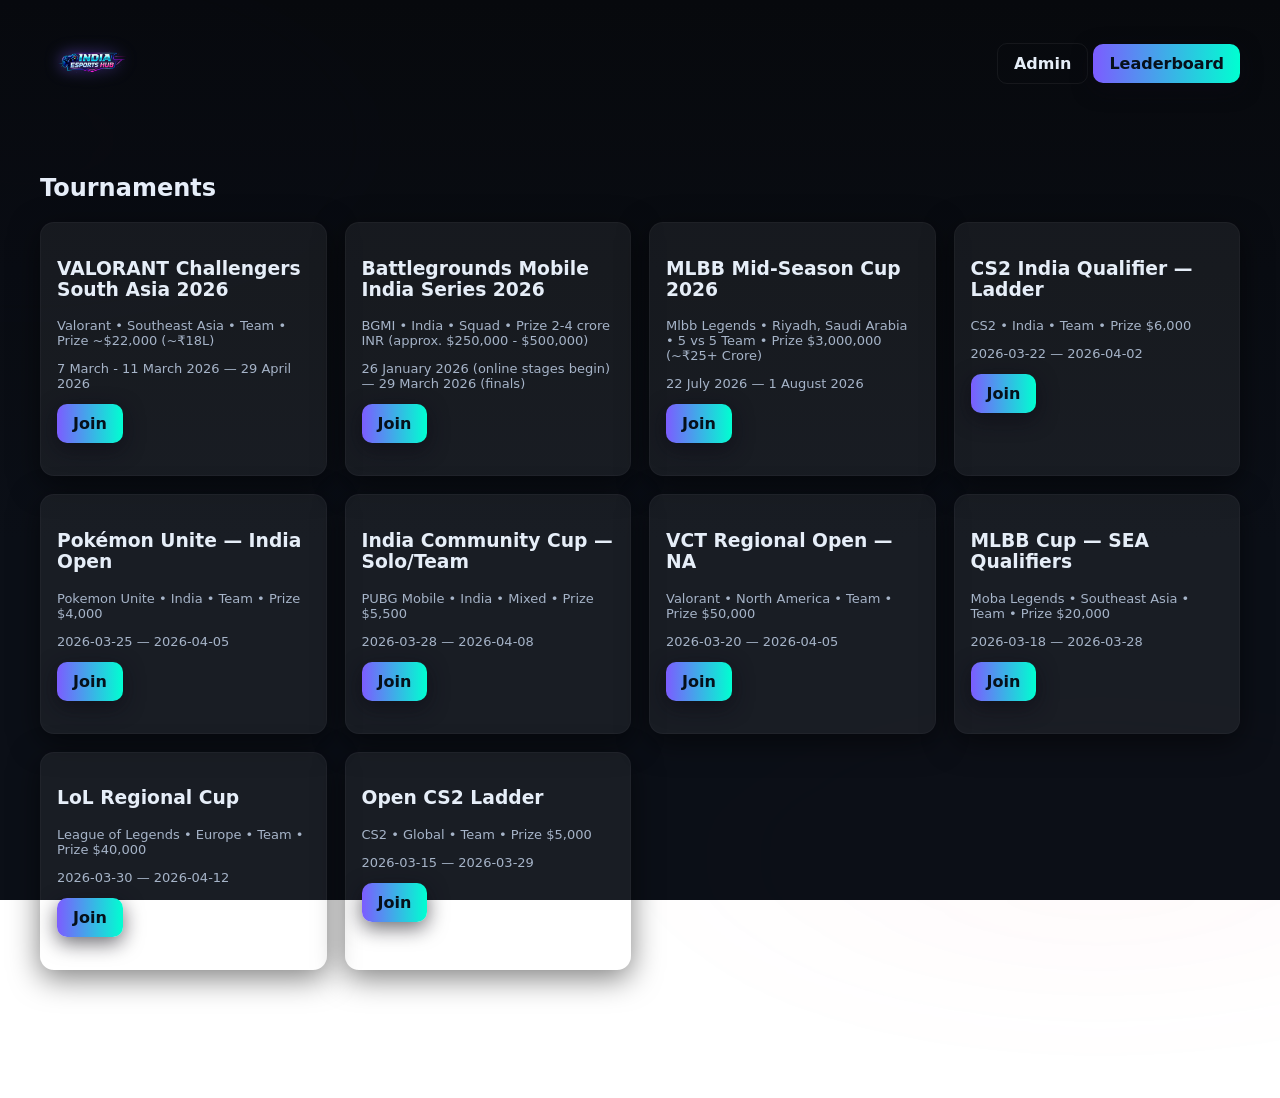
<file: frontend/public/dashboard.html>
<!doctype html>
<html lang="en">
<head>
  <meta charset="utf-8" />
  <meta name="viewport" content="width=device-width,initial-scale=1" />
  <title>Esports Platform — Tournaments</title>
  <link rel="stylesheet" href="css/style.css" />
</head>
<body class="bg-dashboard bg-overlay-noise">
  <header class="container site-header">
    <a href="index.html" class="site-logo">
<img src="images/IEH pic.png" alt="India Esports Hub" class="logo-img">
</a>
    <nav>
      <a class="btn ghost" href="admin.html">Admin</a>
      <a class="btn" href="leaderboard.html">Leaderboard</a>
    </nav>
  </header>

  <main class="container main-pad">
    <h2>Tournaments</h2>
    <div id="tournaments" class="grid-tournaments" aria-live="polite">
      <!-- Tournament cards are loaded dynamically from data/tournaments.json -->
    </div>
  </main>

  <div class="particles" id="particles"></div>
  <script src="js/dashboard.js" defer></script>
</body>
</html>
</file>
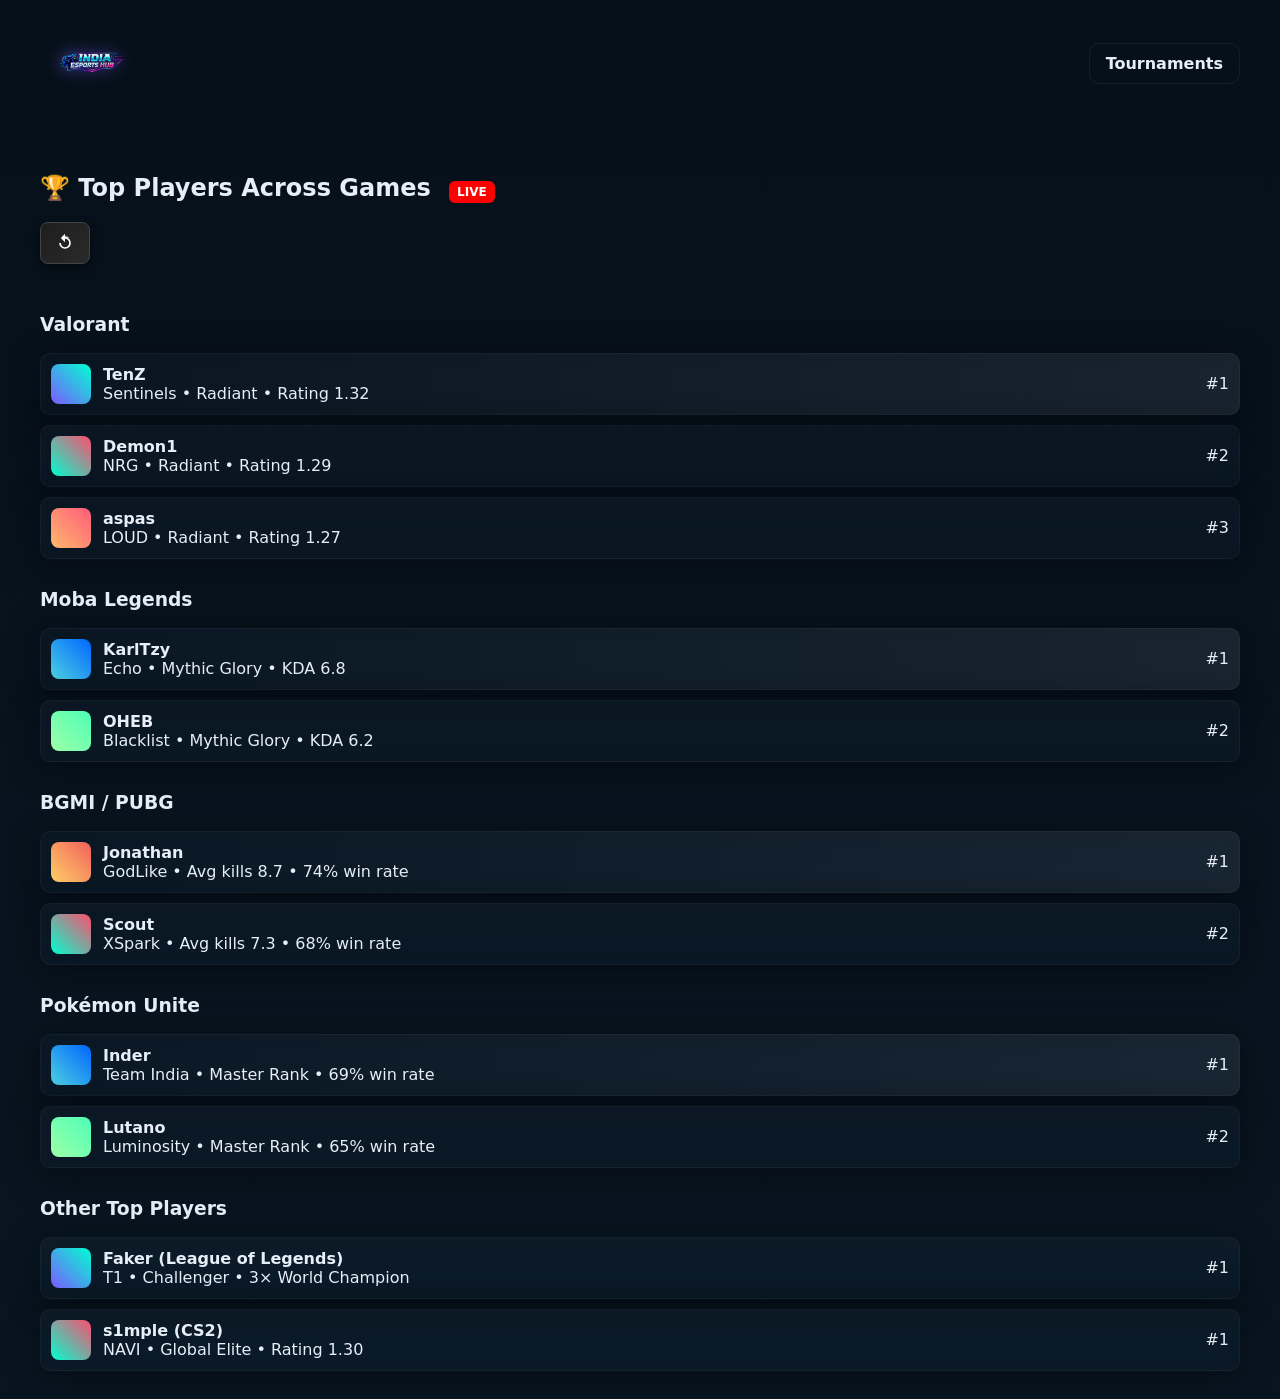
<file: frontend/public/leaderboard.html>
<!doctype html>
<html lang="en">

<head>

<meta charset="utf-8"/>
<meta name="viewport" content="width=device-width,initial-scale=1"/>

<title>Esports Platform — Leaderboard</title>

<link rel="stylesheet" href="css/style.css"/>

</head>


<body class="bg-leaderboard bg-overlay-noise">


<header class="container site-header">
  
<a href="index.html" class="site-logo">
<img src="images/IEH pic.png" alt="India Esports Hub" class="logo-img">
</a>

<nav>
<a class="btn ghost" href="dashboard.html">Tournaments</a>
</nav>

</header>


<main class="container main-pad">


<h2>
🏆 Top Players Across Games
<span class="live-indicator">LIVE</span>
</h2>


<button class="refresh-btn" onclick="refreshLeaderboard()">

<svg class="refresh-icon" viewBox="0 0 24 24">
<path d="M17.65 6.35A7.95 7.95 0 0012 4V1L7 6l5 5V7a5 5 0 11-5 5H5a7 7 0 107.75-6.93z"/>
</svg>

</button>


<!-- Valorant -->

<section class="section-game">

<h3>Valorant</h3>

<div class="players-list">

<div class="leader-row leaderboard-card shimmer">
<div class="avatar-sm avatar-g1"></div>
<div class="flex-1">
<strong>TenZ</strong>
<div class="meta">Sentinels • Radiant • Rating 1.32</div>
</div>
<div class="meta">#1</div>
</div>

<div class="leader-row leaderboard-card">
<div class="avatar-sm avatar-g2"></div>
<div class="flex-1">
<strong>Demon1</strong>
<div class="meta">NRG • Radiant • Rating 1.29</div>
</div>
<div class="meta">#2</div>
</div>

<div class="leader-row leaderboard-card">
<div class="avatar-sm avatar-g3"></div>
<div class="flex-1">
<strong>aspas</strong>
<div class="meta">LOUD • Radiant • Rating 1.27</div>
</div>
<div class="meta">#3</div>
</div>

</div>

</section>



<!-- Moba Legends -->

<section class="section-game">

<h3>Moba Legends</h3>

<div class="players-list">

<div class="leader-row leaderboard-card shimmer">
<div class="avatar-sm avatar-g4"></div>
<div class="flex-1">
<strong>KarlTzy</strong>
<div class="meta">Echo • Mythic Glory • KDA 6.8</div>
</div>
<div class="meta">#1</div>
</div>

<div class="leader-row leaderboard-card">
<div class="avatar-sm avatar-g5"></div>
<div class="flex-1">
<strong>OHEB</strong>
<div class="meta">Blacklist • Mythic Glory • KDA 6.2</div>
</div>
<div class="meta">#2</div>
</div>

</div>

</section>



<!-- BGMI -->

<section class="section-game">

<h3>BGMI / PUBG </h3>

<div class="players-list">

<div class="leader-row leaderboard-card shimmer">
<div class="avatar-sm avatar-g6"></div>
<div class="flex-1">
<strong>Jonathan</strong>
<div class="meta">GodLike • Avg kills 8.7 • 74% win rate</div>
</div>
<div class="meta">#1</div>
</div>

<div class="leader-row leaderboard-card">
<div class="avatar-sm avatar-g2"></div>
<div class="flex-1">
<strong>Scout</strong>
<div class="meta">XSpark • Avg kills 7.3 • 68% win rate</div>
</div>
<div class="meta">#2</div>
</div>

</div>

</section>



<!-- Pokemon Unite -->

<section class="section-game">

<h3>Pokémon Unite</h3>

<div class="players-list">

<div class="leader-row leaderboard-card shimmer">
<div class="avatar-sm avatar-g4"></div>
<div class="flex-1">
<strong>Inder</strong>
<div class="meta">Team India • Master Rank • 69% win rate</div>
</div>
<div class="meta">#1</div>
</div>

<div class="leader-row leaderboard-card">
<div class="avatar-sm avatar-g5"></div>
<div class="flex-1">
<strong>Lutano</strong>
<div class="meta">Luminosity • Master Rank • 65% win rate</div>
</div>
<div class="meta">#2</div>
</div>

</div>

</section>



<!-- Other Games -->

<section class="section-game">

<h3>Other Top Players</h3>

<div class="players-list">

<div class="leader-row leaderboard-card">
<div class="avatar-sm avatar-g1"></div>
<div class="flex-1">
<strong>Faker (League of Legends)</strong>
<div class="meta">T1 • Challenger • 3× World Champion</div>
</div>
<div class="meta">#1</div>
</div>

<div class="leader-row leaderboard-card">
<div class="avatar-sm avatar-g2"></div>
<div class="flex-1">
<strong>s1mple (CS2)</strong>
<div class="meta">NAVI • Global Elite • Rating 1.30</div>
</div>
<div class="meta">#1</div>
</div>

</div>

</section>


</main>


<script src="js/leaderboard.js" defer></script>

</body>
</html>
</file>
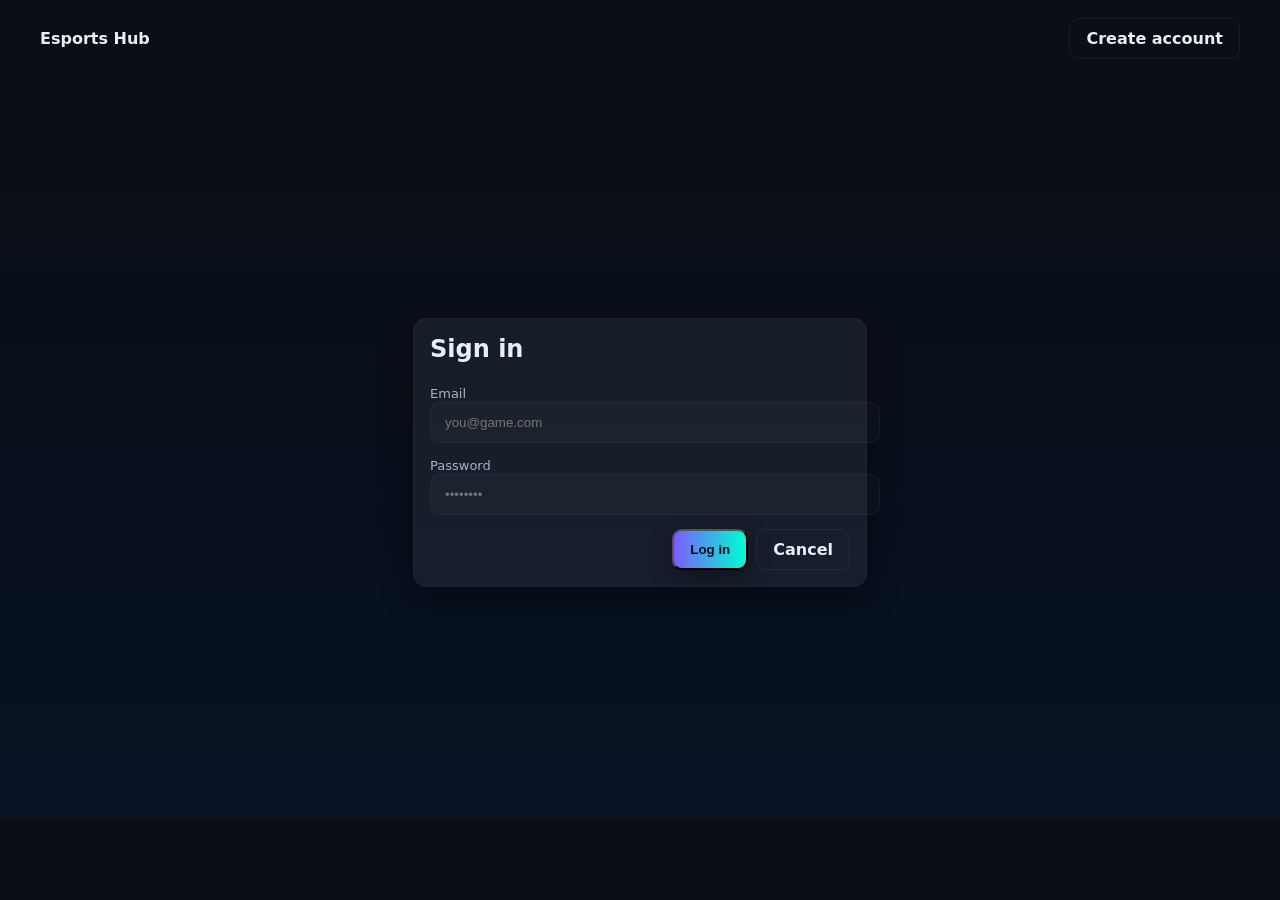
<file: frontend/public/login.html>
<!doctype html>
<html lang="en">
<head>
  <meta charset="utf-8" />
  <meta name="viewport" content="width=device-width,initial-scale=1" />
  <title>Esports Platform — Login</title>
  <link rel="stylesheet" href="css/style.css" />
</head>
<body class="bg-login bg-overlay-noise">
  <header class="container center" style="justify-content:space-between; padding-top:18px;">
    <a href="index.html" class="logo" style="font-weight:800; color:var(--text); text-decoration:none">Esports Hub</a>
    <nav>
      <a class="btn ghost" href="signup.html">Create account</a>
    </nav>
  </header>

  <main class="container center" style="min-height:75vh">
    <form class="card" style="width:420px; max-width:92%;" aria-label="Login form">
      <h2 style="margin-top:0">Sign in</h2>
      <label class="meta">Email
        <input type="email" class="input" placeholder="you@game.com" required />
      </label>
      <div style="height:12px"></div>
      <label class="meta">Password
        <input type="password" class="input" placeholder="••••••••" required />
      </label>
      <div style="margin-top:14px; display:flex; gap:8px; justify-content:flex-end;">
        <button class="btn" type="submit">Log in</button>
        <a class="btn ghost" href="index.html">Cancel</a>
      </div>
    </form>
  </main>

  <script src="js/login.js" defer></script>
</body>
</html>
</file>
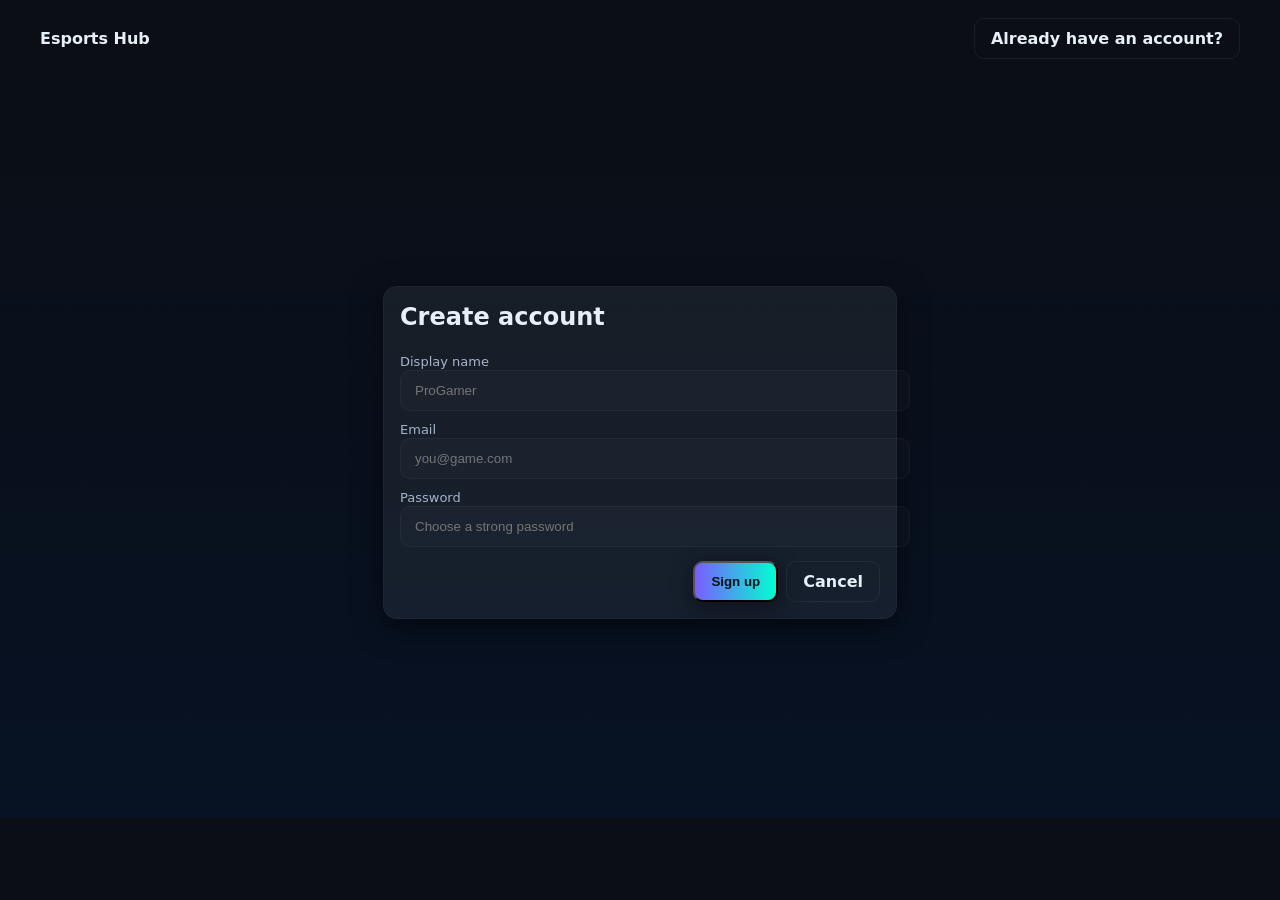
<file: frontend/public/signup.html>
<!doctype html>
<html lang="en">
<head>
  <meta charset="utf-8" />
  <meta name="viewport" content="width=device-width,initial-scale=1" />
  <title>Esports Platform — Sign up</title>
  <link rel="stylesheet" href="css/style.css" />
</head>
<body class="bg-signup bg-overlay-noise">
  <header class="container center" style="justify-content:space-between; padding-top:18px;">
    <a href="index.html" class="logo" style="font-weight:800; color:var(--text); text-decoration:none">Esports Hub</a>
    <nav>
      <a class="btn ghost" href="login.html">Already have an account?</a>
    </nav>
  </header>

  <main class="container center" style="min-height:75vh">
    <form class="card" style="width:480px; max-width:96%;" aria-label="Signup form">
      <h2 style="margin-top:0">Create account</h2>
      <label class="meta">Display name
        <input class="input" placeholder="ProGamer" required />
      </label>
      <div style="height:8px"></div>
      <label class="meta">Email
        <input type="email" class="input" placeholder="you@game.com" required />
      </label>
      <div style="height:8px"></div>
      <label class="meta">Password
        <input type="password" class="input" placeholder="Choose a strong password" required />
      </label>
      <div style="margin-top:14px; display:flex; gap:8px; justify-content:flex-end;">
        <button class="btn" type="submit">Sign up</button>
        <a class="btn ghost" href="index.html">Cancel</a>
      </div>
    </form>
  </main>

  <script src="js/signup.js" defer></script>
</body>
</html>
</file>
<file: frontend/public/css/style.css>
/* esports-platform theme stylesheet
   Usage: add one of the page background classes to <body>:
     <body class="bg-home">  (index.html)
     <body class="bg-login"> (login.html)
     <body class="bg-signup"> (signup.html)
     <body class="bg-dashboard"> (dashboard.html)
     <body class="bg-leaderboard"> (leaderboard.html)
     <body class="bg-admin"> (admin.html)

   File provides animated gradients, noise overlay, subtle particles, card animations,
   button glows, and utility animations (fade, slide, shimmer).
*/
:root{
  --bg-900: #0b0f17;
  --bg-800: #0f1722;
  --accent-1: #7c5cff; /* purple */
  --accent-2: #00ffd1; /* teal */
  --accent-3: #ff4d6d; /* pink */
  --glass: rgba(255,255,255,0.06);
  --glass-2: rgba(255,255,255,0.03);
  --text: #e6eef8;
  --muted: #a6b4c8;
}

/* Base page */
html, body{
width:100%;
overflow-x:hidden;
}
body{
  margin:0;
  font-family: Inter, Roboto, system-ui, -apple-system, 'Segoe UI', 'Helvetica Neue', Arial;
  color:var(--text);
  background:var(--bg-900);
  -webkit-font-smoothing:antialiased;
  -moz-osx-font-smoothing:grayscale;
  overflow-x:hidden;
}

/* Reusable overlays */
.bg-overlay-noise::before{
  /* soft repeating noise SVG data-URI to add subtle film grain */
  content:'';
  position:fixed; inset:0; pointer-events:none; z-index:9999;
  background-image: url("data:image/svg+xml;utf8,<svg xmlns='http://www.w3.org/2000/svg' width='200' height='200' opacity='0.02'><filter id='n'><feTurbulence baseFrequency='0.9' numOctaves='2' stitchTiles='stitch'/><feColorMatrix type='saturate' values='0'/></filter><rect width='100%' height='100%' filter='url(%23n)' opacity='0.5' /></svg>");
  opacity:0.6; mix-blend-mode:overlay;
}

/* Animated gradient background used across pages */
@keyframes gradientShift{
  0%{background-position:0% 50%}
  50%{background-position:100% 50%}
  100%{background-position:0% 50%}
}

/* Home: 3D space / neon galaxy vibe */
.bg-home{
  background: linear-gradient(120deg, #071124 0%, #0b1020 30%, #071224 60%, #05060b 100%);
  background-size: 300% 300%;
  animation: gradientShift 18s ease-in-out infinite;
  position:relative;
  overflow:visible; /* allow page scrolling */
}

/* Moving starfield using pseudo elements */
.bg-home::before, .bg-home::after{
  content:''; position:absolute; inset:0; z-index:0; pointer-events:none;
}
.bg-home::before{
  background-image: radial-gradient(2px 2px at 10% 20%, rgba(255,255,255,0.9), transparent),
                    radial-gradient(1.5px 1.5px at 30% 70%, rgba(255,255,255,0.7), transparent),
                    radial-gradient(1px 1px at 80% 40%, rgba(255,255,255,0.6), transparent);
  background-repeat: repeat; background-size: 100px 100px;
  opacity:0.9; transform:translateZ(0);
  animation: starDrift 60s linear infinite;
}
@keyframes starDrift{
  from{transform:translateY(0) scale(1)}
  to{transform:translateY(-1200px) scale(1.05)}
}
.bg-home::after{
  background: radial-gradient(600px 200px at 20% 10%, rgba(124,92,255,0.06), transparent),
              radial-gradient(500px 200px at 80% 90%, rgba(0,255,209,0.05), transparent);
  mix-blend-mode:screen; opacity:0.9;
}

/* India-themed overlay for homepage: tricolor waves (saffron, white, green) */
.bg-home.bg-india::after{
  content:''; position:absolute; inset:0; z-index:0; pointer-events:none;
  background-image: url("data:image/svg+xml;utf8,<svg xmlns='http://www.w3.org/2000/svg' viewBox='0 0 1200 800'><rect width='1200' height='800' fill='none'/><g fill='%23ff9933' opacity='0.12'><path d='M0 200 C300 100 900 300 1200 200 L1200 800 L0 800 Z'/></g><g fill='%23ffffff' opacity='0.06'><path d='M0 300 C300 200 900 400 1200 300 L1200 800 L0 800 Z'/></g><g fill='%23009b57' opacity='0.12'><path d='M0 400 C300 500 900 300 1200 400 L1200 800 L0 800 Z'/></g></svg>");
  background-repeat:no-repeat; background-position:center top; background-size:cover;
  mix-blend-mode:screen; opacity:0.95;
}

/* subtle tricolor radial highlight */
.bg-home.bg-india{
  /* external image placed at public/images/india-bg.jpg will be used; fallback to tricolor gradient overlay below */
  background-image: url("../images/india-bg.jpg"), linear-gradient(120deg, rgba(255,153,51,0.04), rgba(255,255,255,0.01) 50%, rgba(0,155,87,0.03));
  background-size: cover, 300% 300%;
  background-position: center center, center top;
  background-repeat: no-repeat, no-repeat;
  background-blend-mode: overlay, normal;
}

/* logo accent when India theme active */
.bg-home.bg-india .site-logo{ color:#ffd59e }
/* ================= WEBSITE LOGO ================= */

.logo-img{
height:55px;
width:auto;
object-fit:contain;
display:block;
transition:all 0.3s ease;
filter:drop-shadow(0 0 6px rgba(124,92,255,0.6));
}

/* hover glow */

.logo-img:hover{
transform:scale(1.08);
filter:
drop-shadow(0 0 8px #7c5cff)
drop-shadow(0 0 16px #00ffd1);
}

/* Neon grid for login/signup (retro cyber grid) */
.bg-login, .bg-signup{
  background: linear-gradient(180deg, #0b0e14 0%, #071224 100%);
  position:relative; overflow:visible; /* allow scroll */
}
.bg-login::before{
  content:''; position:absolute; inset:-10% -10% 60% -10%;
  background-image: linear-gradient(0deg, rgba(124,92,255,0.06) 1px, transparent 1px), linear-gradient(90deg, rgba(0,255,209,0.035) 1px, transparent 1px);
  background-size: 40px 40px, 40px 40px; transform:rotateX(60deg) translateZ(0);
  filter:blur(6px); opacity:0.9;
  animation: gridMove 12s linear infinite;
}
@keyframes gridMove{ from{transform:translateX(0) rotateX(60deg)} to{transform:translateX(-40px) rotateX(60deg)} }

/* Dashboard: cards, blurred moving shapes */
.bg-dashboard{
  background: linear-gradient(180deg,#07090d 0%, #0b0f17 60%);
  background-attachment: fixed;
  position:relative; overflow:visible; /* allow scroll */
}
.bg-dashboard::before{
  content:''; position:absolute; inset:-10%; background: radial-gradient(400px 200px at 10% 20%, rgba(124,92,255,0.06), transparent), radial-gradient(500px 200px at 80% 80%, rgba(255,77,109,0.03), transparent); z-index:0; filter:blur(30px);
  animation: slowRotate 14s linear infinite; opacity:0.9;
}
@keyframes slowRotate{0%{transform:rotate(0deg)}100%{transform:rotate(360deg)}}

/* Leaderboard: glass panels with shimmer */
.bg-leaderboard{
  background: linear-gradient(180deg,#06101a 0%, #081520 100%);
  position:relative; overflow:visible; /* allow scroll */
}
.leaderboard-card{
  background: linear-gradient(180deg, rgba(255,255,255,0.03), rgba(255,255,255,0.02));
  border:1px solid rgba(255,255,255,0.04);
  -webkit-backdrop-filter: blur(6px) saturate(1.2);
  backdrop-filter: blur(6px) saturate(1.2);
  border-radius:12px; padding:16px; box-shadow: 0 6px 30px rgba(4,8,15,0.6);
}

/* Admin: clean with subtle animated highlights */
.bg-admin{ background: linear-gradient(180deg,#08101a 0%, #07121a 100%); }
.bg-admin::after{ content:''; position:absolute; inset:0; background-image: linear-gradient(120deg, rgba(255,255,255,0.02), transparent 30%); pointer-events:none; }

/* Particles container (optional): add a <div class="particles"> with many <span class="p">*/
.particles{ position:absolute; inset:0; overflow:hidden; pointer-events:none; z-index:0 }
.particles .p{ position:absolute; width:6px; height:6px; border-radius:50%; background:linear-gradient(45deg,var(--accent-1),var(--accent-2)); opacity:0.7; transform:translate3d(0,0,0); animation: particleRise 8s linear infinite; }
@keyframes particleRise{ 0%{transform:translateY(110vh) scale(0.6); opacity:0} 10%{opacity:0.6} 100%{transform:translateY(-20vh) scale(1.1); opacity:0} }

/* Buttons, links */
.btn{
  display:inline-block; padding:10px 16px; border-radius:10px; font-weight:600; text-decoration:none; color:#06101a; background:linear-gradient(90deg,var(--accent-1),var(--accent-2)); box-shadow: 0 6px 20px rgba(12,10,20,0.6);
  transition:transform .18s ease, box-shadow .18s ease, filter .18s ease;
}
.btn:hover{ transform:translateY(-4px); box-shadow: 0 10px 30px rgba(0,0,0,0.6); filter:brightness(1.05);} 
.btn.ghost{ background:transparent; border:1px solid rgba(255,255,255,0.06); color:var(--text); box-shadow:none }

/* Glowing outline for primary actions */
.btn-primary:focus, .btn:focus{ outline:none; box-shadow:0 0 24px rgba(124,92,255,0.14); }

/* Cards and tilt hover */
.card{ position:relative; z-index:1; background:var(--glass); border-radius:14px; padding:16px; transition:transform .45s cubic-bezier(.2,.9,.2,1), box-shadow .45s; box-shadow:0 8px 30px rgba(0,0,0,0.5); border:1px solid rgba(255,255,255,0.03); }
.card:hover{ transform:translateY(-8px) rotateX(3deg); box-shadow:0 18px 60px rgba(2,6,12,0.7) }
.card .meta{ color:var(--muted); font-size:13px }

/* Card entrance animations */
@keyframes fadeUp{ from{opacity:0; transform:translateY(12px)} to{opacity:1; transform:translateY(0)} }
.fade-up{ animation:fadeUp .6s ease both }

/* Shimmer highlight used for leaderboard rows and CTAs */
@keyframes shimmer{ 0%{background-position:-150% 0} 100%{background-position:150% 0} }
.shimmer{ background: linear-gradient(90deg, rgba(255,255,255,0.02) 0%, rgba(255,255,255,0.08) 50%, rgba(255,255,255,0.02) 100%); background-size:200% 100%; animation: shimmer 2.2s linear infinite; }

/* Form inputs */
.input, textarea, select{ width:100%; padding:12px 14px; border-radius:10px; border:1px solid rgba(255,255,255,0.04); background:rgba(255,255,255,0.02); color:var(--text); transition:box-shadow .18s, transform .12s; }
.input:focus{ outline:none; box-shadow: 0 6px 20px rgba(124,92,255,0.08); transform:translateY(-2px); }

/* Leaderboard row highlight */
.leader-row{ display:flex; align-items:center; gap:12px; padding:10px; border-radius:10px; transition:transform .18s, background .18s; }
.leader-row:hover{ transform:translateX(6px); background:linear-gradient(90deg, rgba(124,92,255,0.03), rgba(0,255,209,0.02)); }

/* Avatar gradient variants used across leaderboards */
.avatar-g1{ background: linear-gradient(45deg,var(--accent-1),var(--accent-2)) }
.avatar-g2{ background: linear-gradient(45deg,var(--accent-2),var(--accent-3)) }
.avatar-g3{ background: linear-gradient(45deg,#ffb86b,#ff5c7c) }
.avatar-g4{ background: linear-gradient(45deg,#4dd0e1,#0066ff) }
.avatar-g5{ background: linear-gradient(45deg,#9effa6,#4dffb8) }
.avatar-g6{ background: linear-gradient(45deg,#ffd166,#f25f5c) }

/* Section spacing and flex helper */
.section-game{ margin-top:18px }
.section-game h3{ margin:0 0 8px }
.flex-1{ flex:1 }

/* Small utilities */
.center{ display:flex; align-items:center; justify-content:center }
.container{ max-width:1200px; margin:0 auto; padding:28px }

/* Layout utilities used by HTML pages (moved from inline styles) */
.site-header{
display:flex;
align-items:center;
justify-content:space-between;
gap:20px;
padding-top:18px;
}

/* Hero / main layout */
.main-hero{
min-height:70vh;
display:grid;
grid-template-columns:2fr 1fr;
gap:30px;
align-items:start;
width:100%;
}

@media (max-width:920px){
.main-hero{
grid-template-columns:1fr;
padding-top:18px;
}
}

.main-center{ min-height:75vh }
.main-pad{ padding-top:22px }
.hero-aside{ position:relative; z-index:1 }
.hero-title{ font-size:36px; margin:0 0 12px }
.hero-desc{ color:var(--muted); max-width:720px }

/* Card width helpers */
.card-sm{ width:360px }
.card-md{ width:420px; max-width:92% }
.card-lg{ width:480px; max-width:96% }

/* Form and grid utilities */
.form-grid{ max-width:720px; display:grid; gap:10px; margin-top:12px }
.grid-tournaments{ display:grid; grid-template-columns:repeat(auto-fit,minmax(260px,1fr)); gap:18px; margin-top:18px }
.players-list{ margin-top:12px; display:flex; flex-direction:column; gap:10px }
.avatar-sm{ width:40px; height:40px; border-radius:8px }

/* Action and spacing utilities */
.actions-right{ display:flex; gap:8px; justify-content:flex-end }
.mt-12{ margin-top:12px }
.mt-18{ margin-top:18px }
.ml-8{ margin-left:8px }
.no-margin{ margin-top:0 }

/* small responsive tweaks for cards */
@media (max-width:720px){ .card-sm, .card-md, .card-lg{ width:100% } }

/* Responsive tweaks */
@media (max-width:720px){ .container{ padding:18px } .card{ padding:12px } }

/* Accessibility: prefers-reduced-motion support */
@media (prefers-reduced-motion: reduce){
  *{ animation: none !important; transition:none !important }
}

/* LEFT SECTION SLIDER */

.esports-slider-left{
width:100%;
max-width:100%;
margin-bottom:25px;
}

/* container */

.container{
max-width:1200px;
width:100%;
margin:0 auto;
padding:28px 20px;
}

/* slides */

.slides{
display:flex;
width:100%;
height:100%;
transition:transform 0.5s ease;
}

.slide{
min-width:100%;
height:100%;
position:relative;
}

.slide img{
width:100%;
height:100%;
object-fit:cover;
border-radius:12px;
}

/* text */

.slide-text{
position:absolute;
bottom:12px;
left:12px;
color:white;
font-weight:bold;
background:rgba(0,0,0,0.6);
padding:6px 10px;
border-radius:6px;
font-size:14px;
}

/* arrows */

.prev,.next{
position:absolute;
top:50%;
transform:translateY(-50%);
background:rgba(0,0,0,0.6);
border:none;
color:white;
padding:8px 12px;
cursor:pointer;
border-radius:8px;
font-size:16px;
}

.prev{
left:10px;
}

.next{
right:10px;
}

/* dots */

.dots{
text-align:center;
margin-top:8px;
}

.dots span{
height:10px;
width:10px;
margin:4px;
background:#bbb;
display:inline-block;
border-radius:50%;
cursor:pointer;
}

.dots .active{
background:#00ffff;
}

/* improve left-right layout */

.main-hero{
display:grid;
grid-template-columns:2fr 1fr;
gap:30px;
align-items:start;
}/* Esports Highlights Slider */

.esports-slider-left{
width:100%;
margin-bottom:20px;
}

.slider-container{
position:relative;
width:100%;
height:230px;
overflow:hidden;
border-radius:12px;
}

.slides{
display:flex;
transition:transform 0.5s ease;
height:100%;
}

.slide{
min-width:100%;
position:relative;
}

.slide img{
width:100%;
height:230px;
object-fit:cover;
border-radius:10px;
}

.slide-text{
position:absolute;
bottom:10px;
left:10px;
color:white;
font-weight:bold;
background:rgba(0,0,0,0.6);
padding:5px 10px;
border-radius:6px;
font-size:14px;
}

.prev,.next{
position:absolute;
top:50%;
transform:translateY(-50%);
background:rgba(0,0,0,0.6);
border:none;
color:white;
padding:6px 10px;
cursor:pointer;
border-radius:6px;
}

.prev{left:8px;}
.next{right:8px;}

.dots{
text-align:center;
margin-top:6px;
}

.dots span{
height:8px;
width:8px;
margin:3px;
background:#bbb;
display:inline-block;
border-radius:50%;
cursor:pointer;
}

.dots .active{
background:#00ffff;
}
/* Why section spacing */

.section-game{
margin-top:30px;
}

.section-game h3{
margin-bottom:18px;
}

.section-game .card{
padding:18px;
border-radius:10px;
}

.section-game div[style*="grid"]{
gap:20px !important;
}
/* Why Section Grid */

.why-grid{
display:grid;
grid-template-columns:repeat(auto-fit,minmax(260px,1fr));
gap:25px;          /* SPACE BETWEEN CARDS */
margin-top:20px;
}

/* card improvement */

.why-grid .card{
padding:20px;
border-radius:12px;
}

/* LOGIN BUTTON */

.login-btn{
background:linear-gradient(135deg,#7c5cff,#00ffd1);
color:white;
padding:8px 18px;
border-radius:8px;
text-decoration:none;
font-weight:600;
transition:all 0.3s ease;
}

.login-btn:hover{
transform:translateY(-2px) scale(1.05);
box-shadow:0 6px 15px rgba(0,114,255,0.6);
}

/* Signup BUTTON */

.signup-btn{
background:linear-gradient(135deg,#7c5cff,#00ffd1);
color:white;
padding:8px 18px;
border-radius:8px;
text-decoration:none;
font-weight:600;
transition:all 0.3s ease;
}

.signup-btn:hover{
transform:translateY(-2px) scale(1.05);
box-shadow:0 6px 15px rgba(0,114,255,0.6);
}


/* LOGOUT BUTTON */

.logout-btn{
background:linear-gradient(45deg,#ff416c,#ff0000);
color:white;
border:none;
padding:8px 18px;
border-radius:8px;
cursor:pointer;
font-weight:600;
transition:all 0.3s ease;
}

.logout-btn:hover{
transform:translateY(-2px) scale(1.05);
box-shadow:0 6px 15px rgba(255,0,0,0.7);
}

/* LIVE indicator */

.live-indicator{
background:red;
color:white;
font-size:12px;
padding:4px 8px;
border-radius:6px;
margin-left:10px;
animation:pulse 1.5s infinite;
}

@keyframes pulse{
0%{opacity:1;}
50%{opacity:0.5;}
100%{opacity:1;}
}


/* refresh button */

.refresh-btn{
display:inline-flex;
align-items:center;
justify-content:center;
background:linear-gradient(135deg,#1e1e1e,#2a2a2a);
color:white;
padding:10px 14px;
border-radius:8px;
border:1px solid #444;
cursor:pointer;
transition:all 0.3s ease;
box-shadow:0 4px 10px rgba(0,0,0,0.4);
margin-bottom:20px;
}

.refresh-icon{
width:20px;
height:20px;
fill:white;
transition:transform 0.6s ease;
}

.refresh-btn:hover{
transform:translateY(-2px);
box-shadow:0 8px 20px rgba(0,0,0,0.6);
}

.refresh-btn:hover .refresh-icon{
transform:rotate(360deg);
}

.refresh-btn:active{
transform:scale(0.95);
}


/* refresh animation */

.refresh-out{
animation:fadeOut 0.6s forwards;
}

@keyframes fadeOut{
0%{opacity:1; transform:translateY(0);}
100%{opacity:0; transform:translateY(20px);}
}


/* card animation */

.leaderboard-card{
animation:slideIn 0.6s ease;
}

@keyframes slideIn{
0%{opacity:0; transform:translateY(-20px);}
100%{opacity:1; transform:translateY(0);}
}

/* ================= ADVANCED CHATBOT ================= */

.chat-toggle{
position:fixed;
bottom:25px;
right:25px;
width:60px;
height:60px;
background:linear-gradient(135deg,#7c5cff,#00ffd1);
border-radius:50%;
display:flex;
align-items:center;
justify-content:center;
font-size:26px;
cursor:pointer;
color:white;
box-shadow:0 8px 30px rgba(0,0,0,0.6);
z-index:9999;
transition:all 0.3s ease;
}

.chat-toggle:hover{
transform:scale(1.1);
}

.chatbot{
position:fixed;
bottom:100px;
right:25px;
width:280px;
max-width:90vw;
background:rgba(20,20,30,0.9);
backdrop-filter:blur(12px);
border-radius:14px;
box-shadow:0 8px 35px rgba(0,0,0,0.7);
overflow:hidden;
display:none;
z-index:9999;
}

.chatbot-header{
background:linear-gradient(90deg,#7c5cff,#00ffd1);
padding:12px;
font-weight:700;
display:flex;
justify-content:space-between;
align-items:center;
color:#081018;
}

.chatbot-body{
height:230px;
overflow-y:auto;
padding:12px;
background:rgba(10,12,18,0.9);
display:flex;
flex-direction:column;
gap:8px;
}

.bot-msg{
background:rgba(255,255,255,0.08);
padding:8px 12px;
border-radius:10px;
max-width:80%;
font-size:13px;
}

.user-msg{
background:linear-gradient(90deg,#007bff,#00c6ff);
padding:8px 12px;
border-radius:10px;
align-self:flex-end;
max-width:80%;
font-size:13px;
}

.chatbot-input{
display:flex;
border-top:1px solid rgba(255,255,255,0.1);
background:#10131a;
}

.chatbot-input input{
flex:1;
padding:10px;
border:none;
outline:none;
background:transparent;
color:white;
font-size:13px;
}

.chatbot-input button{
background:linear-gradient(135deg,#7c5cff,#00ffd1);
border:none;
padding:10px 14px;
color:#06101a;
cursor:pointer;
font-weight:600;
}

.typing{
opacity:0.7;
font-style:italic;
animation:typingPulse 1s infinite;
}

@keyframes typingPulse{
0%{opacity:0.3}
50%{opacity:1}
100%{opacity:0.3}
}
/* LOGO */

.logo-img{
height:70px;
width:auto;
object-fit:contain;
transition:0.3s;
filter:drop-shadow(0 0 8px rgba(124,92,255,0.7));
}

.logo-img:hover{
transform:scale(1.1);
filter:
drop-shadow(0 0 10px #7c5cff)
drop-shadow(0 0 20px #00ffd1);
}

/* CENTER NAVIGATION */

.nav-center{
display:flex;
gap:28px;
align-items:center;
font-weight:600;
}

.nav-center a{
color:white;
text-decoration:none;
font-size:15px;
transition:0.3s;
}

.nav-center a:hover{
color:#00ffd1;
transform:translateY(-2px);
}

@media(max-width:900px){

.nav-center{
display:none;
}

.logo-img{
height:55px;
}

}
/* End of file */
</file>
